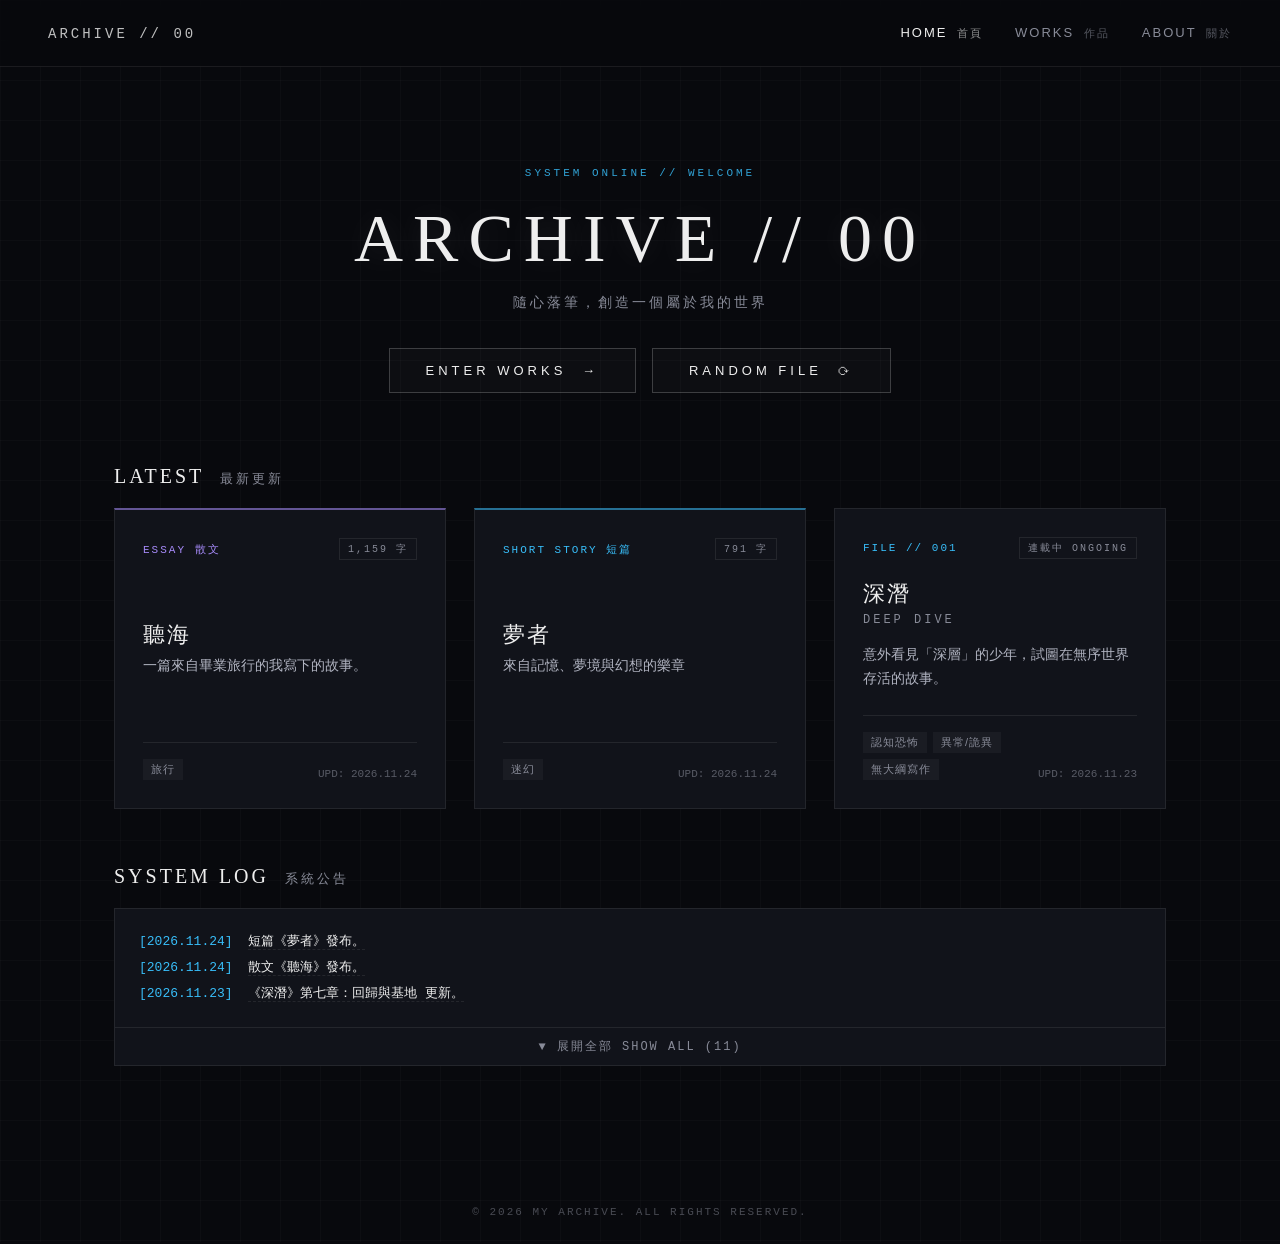
<file: index.html>
<!DOCTYPE html>
<html lang="zh-TW">
<head>
    <meta charset="UTF-8">
    <meta name="viewport" content="width=device-width, initial-scale=1.0">
    <title>ARCHIVE // 00</title>
    <link rel="stylesheet" href="style.css">
</head>
<body>
    <!-- 頂部極簡導覽列 -->
    <header class="navbar">
        <div class="nav-brand">
            <a href="index.html">ARCHIVE // 00</a>
        </div>
        <nav class="nav-links">
            <a href="index.html" class="active">HOME <span class="zh-sub">首頁</span></a>
            <a href="works.html">WORKS <span class="zh-sub">作品</span></a>
            <a href="about.html">ABOUT <span class="zh-sub">關於</span></a>
        </nav>
    </header>

    <main class="container">

        <!-- 主視覺 + 隨機抽一篇 -->
        <section class="home-hero">
            <div class="system-tag">SYSTEM ONLINE // WELCOME</div>
            <h1 class="main-title">ARCHIVE // 00</h1>
            <p class="subtitle">隨心落筆，創造一個屬於我的世界</p>
            <div class="hero-actions">
                <a href="works.html" class="btn-enter">ENTER WORKS <span class="arrow">→</span></a>
                <button id="random-btn" class="btn-enter" type="button" disabled>RANDOM FILE <span class="arrow">⟳</span></button>
            </div>
        </section>

        <!-- 繼續閱讀（有閱讀紀錄才會顯示） -->
        <section id="continue-section" class="home-section" hidden>
            <h2 class="section-heading">CONTINUE <span class="zh">繼續閱讀</span></h2>
            <a id="continue-link" href="#" class="chapter-item">
                <span class="ch-num" id="continue-num"></span>
                <span class="ch-title" id="continue-title"></span>
                <span class="ch-action">RESUME →</span>
            </a>
        </section>

        <!-- 最新更新 -->
        <section class="home-section">
            <h2 class="section-heading">LATEST <span class="zh">最新更新</span></h2>
            <div id="latest-grid" class="works-grid">
                <p class="loading-text">LOADING...</p>
            </div>
        </section>

        <!-- 系統公告 -->
        <section class="home-section">
            <h2 class="section-heading">SYSTEM LOG <span class="zh">系統公告</span></h2>
            <ul id="log-list" class="log-list">
                <li class="log-empty">LOADING...</li>
            </ul>
        </section>

    </main>

    <!-- 底部極簡資訊 -->
    <footer class="footer">
        <p>© 2026 MY ARCHIVE. ALL RIGHTS RESERVED.</p>
    </footer>

    <script src="card.js"></script>
    <script src="home.js"></script>
</body>
</html>
</file>
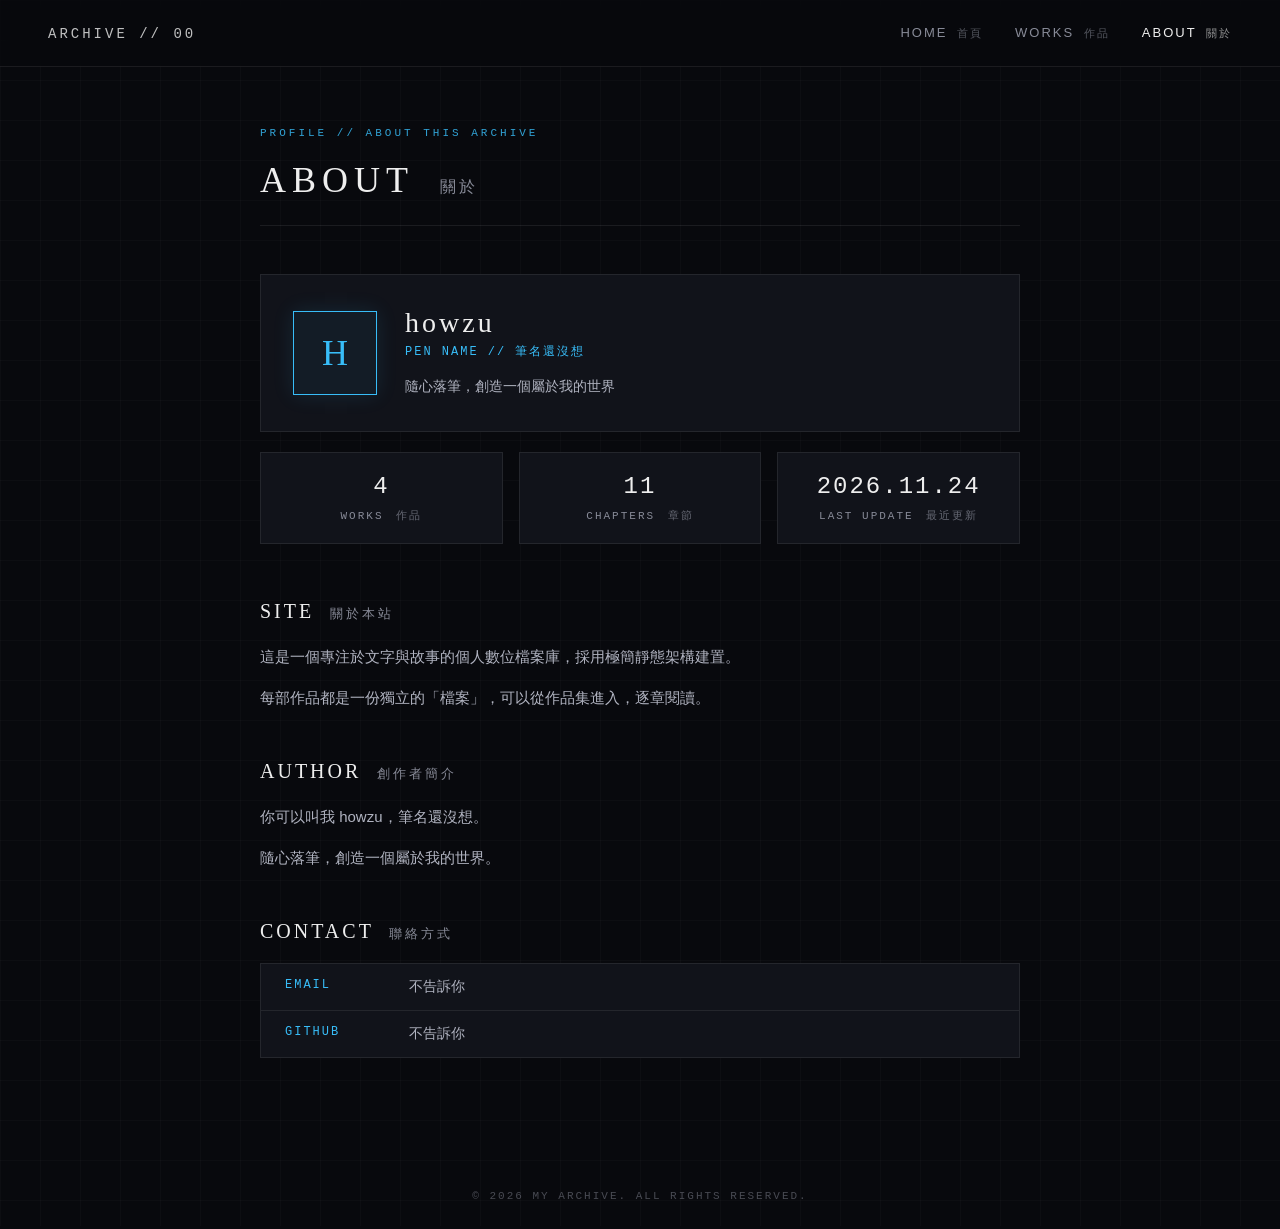
<file: about.html>
<!DOCTYPE html>
<html lang="zh-TW">
<head>
    <meta charset="UTF-8">
    <meta name="viewport" content="width=device-width, initial-scale=1.0">
    <title>ABOUT // 關於</title>
    <link rel="stylesheet" href="style.css">
</head>
<body>
    <!-- 頂部極簡導覽列 -->
    <header class="navbar">
        <div class="nav-brand">
            <a href="index.html">ARCHIVE // 00</a>
        </div>
        <nav class="nav-links">
            <a href="index.html">HOME <span class="zh-sub">首頁</span></a>
            <a href="works.html">WORKS <span class="zh-sub">作品</span></a>
            <a href="about.html" class="active">ABOUT <span class="zh-sub">關於</span></a>
        </nav>
    </header>

    <main class="container">
        <div class="about-wrap">

            <div class="page-header">
                <div class="system-tag">PROFILE // ABOUT THIS ARCHIVE</div>
                <h1 class="page-title">ABOUT <span class="zh-title">關於</span></h1>
            </div>

            <!-- 創作者名片 -->
            <section class="profile-card">
                <div class="avatar">H</div>
                <div class="profile-info">
                    <div class="profile-name">howzu</div>
                    <div class="profile-alias">PEN NAME // 筆名還沒想</div>
                    <p class="profile-motto">隨心落筆，創造一個屬於我的世界</p>
                </div>
            </section>

            <!-- 檔案庫統計（自動從作品資料計算） -->
            <section class="stats-row">
                <div class="stat-box">
                    <div class="stat-value" id="stat-works">--</div>
                    <div class="stat-label">WORKS <span class="zh">作品</span></div>
                </div>
                <div class="stat-box">
                    <div class="stat-value" id="stat-chapters">--</div>
                    <div class="stat-label">CHAPTERS <span class="zh">章節</span></div>
                </div>
                <div class="stat-box">
                    <div class="stat-value" id="stat-updated">--</div>
                    <div class="stat-label">LAST UPDATE <span class="zh">最近更新</span></div>
                </div>
            </section>

            <section class="about-section">
                <h2 class="section-heading">SITE <span class="zh">關於本站</span></h2>
                <p>這是一個專注於文字與故事的個人數位檔案庫，採用極簡靜態架構建置。</p>
                <p>每部作品都是一份獨立的「檔案」，可以從作品集進入，逐章閱讀。</p>
            </section>

            <section class="about-section">
                <h2 class="section-heading">AUTHOR <span class="zh">創作者簡介</span></h2>
                <p>你可以叫我 howzu，筆名還沒想。</p>
                <p>隨心落筆，創造一個屬於我的世界。</p>
            </section>

            <section class="about-section">
                <h2 class="section-heading">CONTACT <span class="zh">聯絡方式</span></h2>
                <dl class="info-list">
                    <div class="info-row">
                        <dt>EMAIL</dt>
                        <dd>不告訴你</dd>
                    </div>
                    <div class="info-row">
                        <dt>GITHUB</dt>
                        <dd>不告訴你</dd>
                    </div>
                </dl>
            </section>

        </div>
    </main>

    <!-- 底部極簡資訊 -->
    <footer class="footer">
        <p>© 2026 MY ARCHIVE. ALL RIGHTS RESERVED.</p>
    </footer>

    <script src="card.js"></script>
    <script src="about.js"></script>
</body>
</html>
</file>
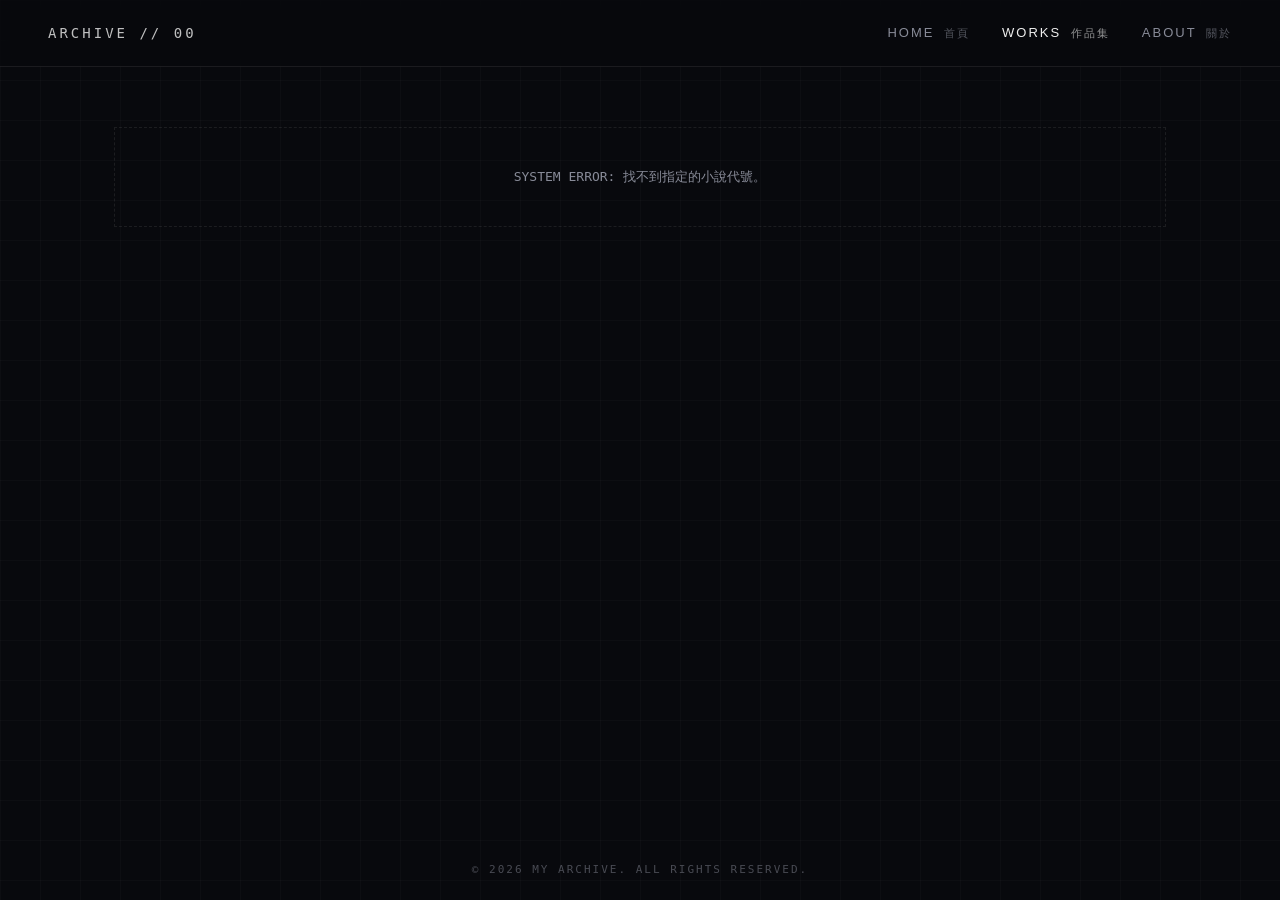
<file: novel.html>
<!DOCTYPE html>
<html lang="zh-TW">
<head>
    <meta charset="UTF-8">
    <meta name="viewport" content="width=device-width, initial-scale=1.0">
    <title>小說檔案 - MY ARCHIVE</title>
    <link rel="stylesheet" href="style.css">
</head>
<body>

    <!-- 頂部極簡導覽列 -->
    <header class="navbar">
        <div class="nav-brand">
            <a href="index.html">ARCHIVE // 00</a>
        </div>
        <nav class="nav-links">
            <a href="index.html">HOME <span class="zh-sub">首頁</span></a>
            <a href="works.html" class="active">WORKS <span class="zh-sub">作品集</span></a>
            <a href="about.html">ABOUT <span class="zh-sub">關於</span></a>
        </nav>
    </header>

    <!-- 小說詳細內容區 -->
    <main class="container">
        <div id="novel-container">
            <p class="loading-text">LOADING NOVEL DATA...</p>
        </div>
    </main>

    <!-- 底部極簡資訊 -->
    <footer class="footer">
        <p>© 2026 MY ARCHIVE. ALL RIGHTS RESERVED.</p>
    </footer>

    <script src="card.js"></script>
    <script src="novel.js"></script>
</body>
</html>
</file>
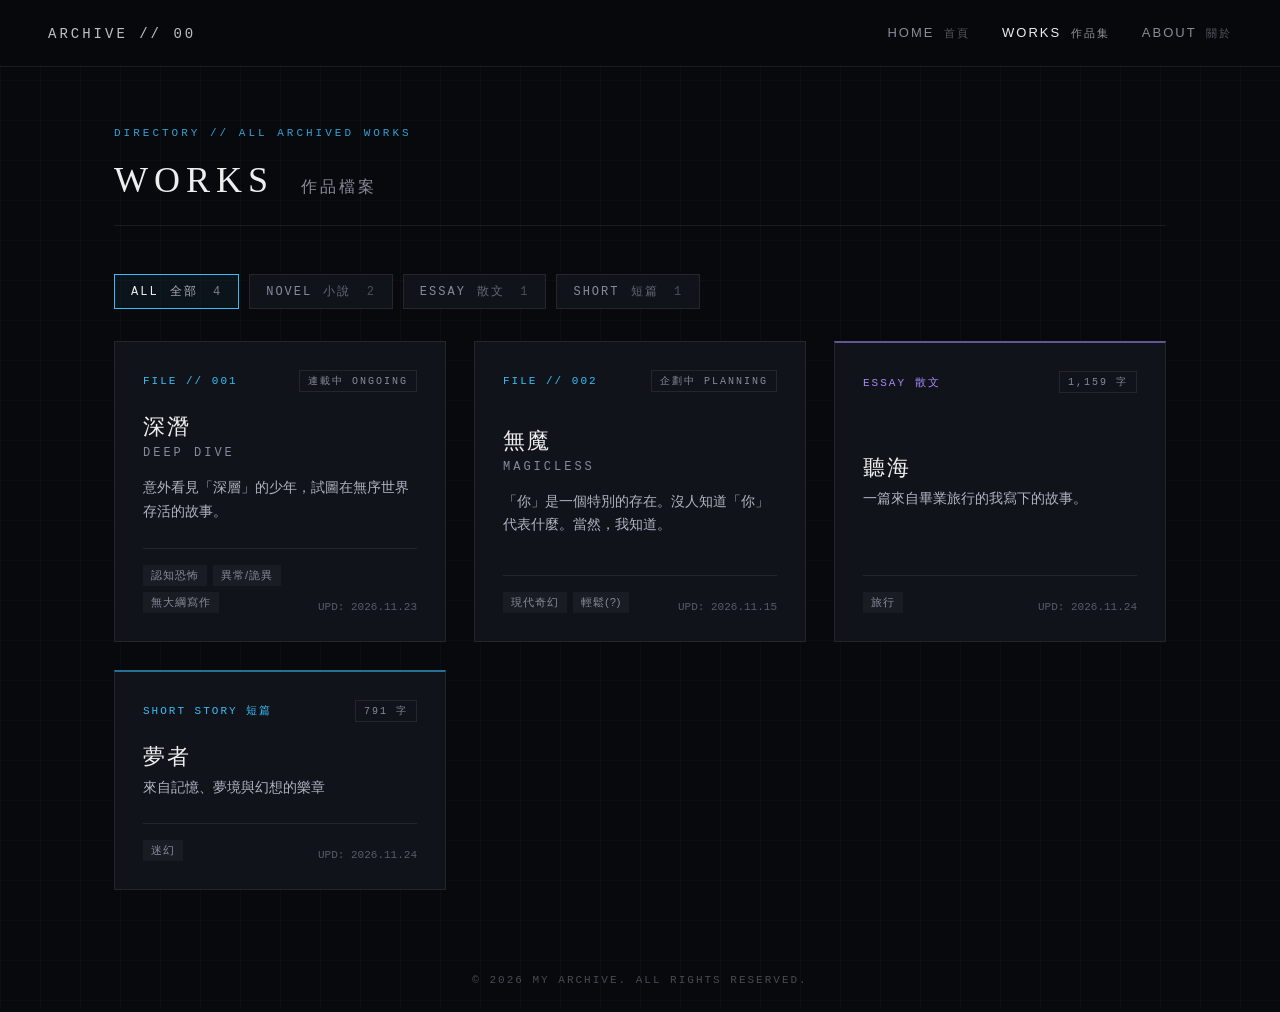
<file: works.html>
<!DOCTYPE html>
<html lang="zh-TW">
<head>
    <meta charset="UTF-8">
    <meta name="viewport" content="width=device-width, initial-scale=1.0">
    <title>WORKS | 作品檔案庫 - MY ARCHIVE</title>
    <link rel="stylesheet" href="style.css">
</head>
<body>

    <!-- 頂部極簡導覽列 -->
    <header class="navbar">
        <div class="nav-brand">
            <a href="index.html">ARCHIVE // 00</a>
        </div>
        <nav class="nav-links">
            <a href="index.html">HOME <span class="zh-sub">首頁</span></a>
            <a href="works.html" class="active">WORKS <span class="zh-sub">作品集</span></a>
            <a href="about.html">ABOUT <span class="zh-sub">關於</span></a>
        </nav>
    </header>

    <!-- 作品集主內容區 -->
    <main class="container">
        <div class="page-header">
            <div class="system-tag">DIRECTORY // ALL ARCHIVED WORKS</div>
            <h1 class="page-title">WORKS <span class="zh-title">作品檔案</span></h1>
        </div>

        <!-- 類型篩選 -->
        <div id="filter-bar" class="filter-bar">
            <button type="button" class="filter-btn" data-filter="all">ALL <span class="zh">全部</span> <span class="count"></span></button>
            <button type="button" class="filter-btn" data-filter="novel">NOVEL <span class="zh">小說</span> <span class="count"></span></button>
            <button type="button" class="filter-btn" data-filter="essay">ESSAY <span class="zh">散文</span> <span class="count"></span></button>
            <button type="button" class="filter-btn" data-filter="short">SHORT <span class="zh">短篇</span> <span class="count"></span></button>
        </div>

        <!-- 作品卡片將由 script.js 動態生成於此 -->
        <div id="works-grid" class="works-grid">
            <p class="loading-text">LOADING ARCHIVE DATA...</p>
        </div>
    </main>

    <!-- 底部極簡資訊 -->
    <footer class="footer">
        <p>© 2026 MY ARCHIVE. ALL RIGHTS RESERVED.</p>
    </footer>

    <script src="card.js"></script>
    <script src="script.js"></script>
</body>
</html>
</file>
<file: style.css>
/* 全站基本設定 */
* {
    box-sizing: border-box;
    margin: 0;
    padding: 0;
}

:root {
    --bg-color: #08090d;
    --surface-color: #11131a;
    --text-main: #eeeeee;
    --text-muted: #888b98;
    --accent-glow: #38bdf8; /* 科技感冷藍微光 */
    --border-color: rgba(255, 255, 255, 0.08);
}

body {
    background-color: var(--bg-color);
    color: var(--text-main);
    font-family: "Segoe UI", -apple-system, BlinkMacSystemFont, "Noto Sans TC", sans-serif;
    min-height: 100vh;
    display: flex;
    flex-direction: column;
    justify-content: space-between;
    /* 加入極淡的科技感網格背景 */
    background-image: 
        linear-gradient(rgba(255, 255, 255, 0.02) 1px, transparent 1px),
        linear-gradient(90deg, rgba(255, 255, 255, 0.02) 1px, transparent 1px);
    background-size: 40px 40px;
}

/* 導覽列樣式 */
.navbar {
    display: flex;
    justify-content: space-between;
    align-items: center;
    padding: 24px 48px;
    border-bottom: 1px solid var(--border-color);
    background: rgba(8, 9, 13, 0.8);
    backdrop-filter: blur(8px);
}

.nav-brand a {
    color: var(--text-main);
    text-decoration: none;
    font-family: monospace;
    font-size: 14px;
    letter-spacing: 3px;
    opacity: 0.8;
    transition: opacity 0.3s;
}

.nav-brand a:hover {
    opacity: 1;
}

.nav-links {
    display: flex;
    gap: 32px;
}

.nav-links a {
    color: var(--text-muted);
    text-decoration: none;
    font-size: 13px;
    letter-spacing: 2px;
    transition: color 0.3s ease;
}

.nav-links a .zh-sub {
    font-size: 11px;
    opacity: 0.6;
    margin-left: 4px;
}

.nav-links a:hover,
.nav-links a.active {
    color: var(--text-main);
}

/* 首頁主視覺區域 */
.hero-section {
    flex: 1;
    display: flex;
    flex-direction: column;
    justify-content: center;
    align-items: center;
    text-align: center;
    padding: 0 20px;
}

.system-tag {
    font-family: monospace;
    font-size: 11px;
    letter-spacing: 3px;
    color: var(--accent-glow);
    margin-bottom: 20px;
    opacity: 0.85;
}

.main-title {
    font-family: Georgia, "Times New Roman", serif;
    font-size: clamp(36px, 6vw, 68px); /* 支援手機與電腦自動縮放 */
    letter-spacing: 10px;
    color: var(--text-main);
    margin-bottom: 16px;
    font-weight: normal;
    text-shadow: 0 0 30px rgba(255, 255, 255, 0.1);
}

.subtitle {
    color: var(--text-muted);
    letter-spacing: 3px;
    font-size: 14px;
    margin-bottom: 48px;
}

.subtitle .divider {
    margin: 0 10px;
    opacity: 0.3;
}

/* 入口按鈕 */
.btn-enter {
    display: inline-block;
    padding: 14px 36px;
    color: var(--text-main);
    text-decoration: none;
    font-size: 13px;
    letter-spacing: 4px;
    border: 1px solid rgba(255, 255, 255, 0.2);
    background-color: rgba(255, 255, 255, 0.02);
    transition: all 0.3s ease;
}

.btn-enter:hover {
    border-color: var(--accent-glow);
    background-color: rgba(56, 189, 248, 0.08);
    box-shadow: 0 0 20px rgba(56, 189, 248, 0.15);
    transform: translateY(-2px);
}

.btn-enter .arrow {
    display: inline-block;
    margin-left: 8px;
    transition: transform 0.3s ease;
}

.btn-enter:hover .arrow {
    transform: translateX(4px);
}

/* 底部版權 */
.footer {
    padding: 24px;
    text-align: center;
    font-family: monospace;
    font-size: 11px;
    letter-spacing: 2px;
    color: var(--text-muted);
    opacity: 0.5;
}

/* 手機版微調 */
@media (max-width: 600px) {
    .navbar {
        padding: 20px;
        flex-direction: column;
        gap: 16px;
    }
    .nav-links {
        gap: 20px;
    }
    .subtitle .divider {
        display: none;
    }
    .subtitle {
        display: flex;
        flex-direction: column;
        gap: 8px;
    }
}
/* =========================================
   作品集頁面 (WORKS) 專屬樣式
   ========================================= */

.container {
    width: 100%;
    max-width: 1100px;
    margin: 0 auto;
    padding: 60px 24px;
    flex: 1;
}

.page-header {
    margin-bottom: 48px;
    border-bottom: 1px solid var(--border-color);
    padding-bottom: 24px;
}

.page-title {
    font-family: Georgia, serif;
    font-size: 36px;
    letter-spacing: 6px;
    font-weight: normal;
    color: var(--text-main);
}

.page-title .zh-title {
    font-family: "Noto Sans TC", sans-serif;
    font-size: 16px;
    letter-spacing: 3px;
    color: var(--text-muted);
    margin-left: 12px;
}

/* 網格佈局 */
.works-grid {
    display: grid;
    grid-template-columns: repeat(auto-fill, minmax(320px, 1fr));
    gap: 28px;
}

/* 作品檔案卡片 */
.work-card {
    display: flex;
    flex-direction: column;
    justify-content: space-between;
    background-color: var(--surface-color);
    border: 1px solid var(--border-color);
    padding: 28px;
    text-decoration: none;
    color: var(--text-main);
    transition: all 0.3s ease;
    position: relative;
}

.work-card:hover {
    border-color: var(--accent-glow);
    transform: translateY(-4px);
    box-shadow: 0 10px 30px rgba(0, 0, 0, 0.5), 0 0 15px rgba(56, 189, 248, 0.1);
}

.card-header {
    display: flex;
    justify-content: space-between;
    align-items: center;
    margin-bottom: 20px;
    font-family: monospace;
    font-size: 11px;
    letter-spacing: 2px;
}

.file-code {
    color: var(--accent-glow);
}

.status-badge {
    color: var(--text-muted);
    border: 1px solid var(--border-color);
    padding: 3px 8px;
    font-size: 10px;
}

.work-title {
    font-size: 22px;
    letter-spacing: 2px;
    margin-bottom: 4px;
    font-weight: 500;
}

.work-en-title {
    font-family: monospace;
    font-size: 12px;
    letter-spacing: 3px;
    color: var(--text-muted);
    margin-bottom: 16px;
}

.work-summary {
    font-size: 14px;
    line-height: 1.7;
    color: #b0b3c0;
    margin-bottom: 24px;
}

.card-footer {
    display: flex;
    justify-content: space-between;
    align-items: flex-end;
    border-top: 1px solid var(--border-color);
    padding-top: 16px;
    gap: 12px;
}

.tags {
    display: flex;
    flex-wrap: wrap;
    gap: 6px;
}

.tag {
    font-size: 11px;
    color: var(--text-muted);
    background: rgba(255, 255, 255, 0.04);
    padding: 3px 8px;
    letter-spacing: 1px;
}

.update-date {
    font-family: monospace;
    font-size: 11px;
    color: var(--text-muted);
    opacity: 0.6;
    white-space: nowrap;
}

.loading-text, .error-box {
    font-family: monospace;
    color: var(--text-muted);
    grid-column: 1 / -1;
    padding: 40px;
    text-align: center;
    border: 1px dashed var(--border-color);
}
/* =========================================
   小說內頁與目錄樣式
   ========================================= */

.novel-header {
    margin-bottom: 48px;
    border-bottom: 1px solid var(--border-color);
    padding-bottom: 32px;
}

.novel-title {
    font-family: Georgia, serif;
    font-size: 40px;
    letter-spacing: 4px;
    margin-bottom: 8px;
    font-weight: normal;
}

.novel-en-title {
    font-family: monospace;
    font-size: 13px;
    letter-spacing: 3px;
    color: var(--accent-glow);
    margin-bottom: 20px;
}

.novel-summary {
    font-size: 15px;
    line-height: 1.8;
    color: #b0b3c0;
    max-width: 800px;
}

.section-heading {
    font-family: Georgia, serif;
    font-size: 20px;
    letter-spacing: 3px;
    margin-bottom: 20px;
    font-weight: normal;
}

.section-heading .zh {
    font-family: "Noto Sans TC", sans-serif;
    font-size: 13px;
    color: var(--text-muted);
    margin-left: 8px;
}

.chapter-list {
    display: flex;
    flex-direction: column;
    gap: 12px;
}

.chapter-item {
    display: flex;
    justify-content: space-between;
    align-items: center;
    background-color: var(--surface-color);
    border: 1px solid var(--border-color);
    padding: 18px 24px;
    text-decoration: none;
    color: var(--text-main);
    transition: all 0.2s ease;
}

.chapter-item:hover {
    border-color: var(--accent-glow);
    background-color: rgba(56, 189, 248, 0.03);
    padding-left: 28px; /* 微微向右滑動的互動感 */
}

.ch-num {
    font-family: monospace;
    font-size: 12px;
    letter-spacing: 2px;
    color: var(--accent-glow);
    width: 120px;
}

.ch-title {
    flex: 1;
    font-size: 15px;
    letter-spacing: 1px;
}

.ch-action {
    font-family: monospace;
    font-size: 12px;
    color: var(--text-muted);
    letter-spacing: 2px;
    transition: color 0.2s;
}

.chapter-item:hover .ch-action {
    color: var(--accent-glow);
}
/* =========================================
   閱讀器頁面 (READER) 專屬樣式
   ========================================= */

.reader-container {
    width: 100%;
    max-width: 760px; /* 限制內文寬度，避免行距過長傷眼 */
    margin: 0 auto;
    padding: 60px 24px 100px 24px;
    flex: 1;
}

/* Markdown 內文排版美化 */
.markdown-body {
    font-size: 16px;
    line-height: 2.2; /* 舒適的行高 */
    color: #d1d5db;
    letter-spacing: 0.05em;
}

.markdown-body h1 {
    font-family: Georgia, serif;
    font-size: 32px;
    font-weight: normal;
    color: var(--text-main);
    margin-bottom: 40px;
    padding-bottom: 20px;
    border-bottom: 1px solid var(--border-color);
    letter-spacing: 2px;
}

.markdown-body h2, 
.markdown-body h3 {
    font-family: Georgia, serif;
    color: var(--text-main);
    margin-top: 40px;
    margin-bottom: 20px;
    font-weight: normal;
}

.markdown-body p {
    margin-bottom: 24px;
    text-align: justify; /* 左右對齊讓小說排版更整齊 */
}

.markdown-body blockquote {
    border-left: 2px solid var(--accent-glow);
    margin: 24px 0;
    padding-left: 16px;
    color: var(--text-muted);
    font-style: italic;
}

/* 上下章切換按鈕區 */
.reader-nav {
    display: flex;
    justify-content: space-between;
    margin-top: 60px;
    padding-top: 30px;
    border-top: 1px solid var(--border-color);
}

.nav-btn {
    background: var(--surface-color);
    border: 1px solid var(--border-color);
    color: var(--text-main);
    padding: 12px 24px;
    font-family: monospace;
    font-size: 12px;
    letter-spacing: 2px;
    cursor: pointer;
    transition: all 0.2s ease;
}

.nav-btn:hover {
    border-color: var(--accent-glow);
    background-color: rgba(56, 189, 248, 0.05);
}
/* 讓長文字或英文能夠自動斷行、不會穿透面板 */
.work-summary {
    word-break: break-all;       /* 強制長單字或連續文字在邊界處斷行 */
    overflow-wrap: break-word;   /* 確保長單字也能正確換行 */
    white-space: normal;         /* 恢復正常的多行文字排列 */
}
.work-card {
    /* 如果你原本沒有設定寬度或欄位限制，可以加上這幾行 */
    max-width: 100%;
    box-sizing: border-box;
    overflow: hidden; /* 防止內部元素溢出卡片外 */
}

/* =========================================
   閱讀器：自動換行與邊界修正
   ========================================= */

.reader-container {
    min-width: 0;                 /* 避免 flex 子元素被內容撐開、無法縮小 */
    overflow-wrap: anywhere;
}

.markdown-body {
    white-space: normal;          /* 內文一律正常換行 */
    word-break: break-word;
    overflow-wrap: anywhere;
}

/* 保險：就算內容被誤判成程式碼區塊，也要自動換行、不超出邊界 */
.markdown-body pre,
.markdown-body code {
    white-space: pre-wrap;
    word-break: break-word;
    overflow-wrap: anywhere;
    max-width: 100%;
    font-family: inherit;
    background: none;
    padding: 0;
}

/* 場景分隔線 */
.markdown-body hr {
    border: none;
    text-align: center;
    margin: 40px 0;
    color: var(--text-muted);
}
.markdown-body hr::before {
    content: "◆ ◆ ◆";
    font-size: 10px;
    letter-spacing: 8px;
    opacity: 0.5;
}

/* 手機版：縮小左右留白 */
@media (max-width: 600px) {
    .reader-container {
        padding: 40px 18px 80px 18px;
    }
    .markdown-body {
        font-size: 15px;
        line-height: 2;
        letter-spacing: 0.03em;
    }
}

/* =========================================
   首頁 (HOME) 專屬樣式
   ========================================= */

[hidden] {
    display: none !important;
}

.home-hero {
    display: flex;
    flex-direction: column;
    align-items: center;
    text-align: center;
    padding: 40px 0 72px 0;
}

.home-hero .subtitle {
    margin-bottom: 36px;
}

.hero-actions {
    display: flex;
    flex-wrap: wrap;
    justify-content: center;
    gap: 16px;
}

button.btn-enter {
    font-family: inherit;
    cursor: pointer;
}

button.btn-enter:disabled {
    opacity: 0.4;
    cursor: not-allowed;
}

.home-section {
    margin-bottom: 56px;
}

/* 系統公告（終端機日誌風格） */
.log-list {
    list-style: none;
    border: 1px solid var(--border-color);
    background-color: var(--surface-color);
    padding: 20px 24px;
    font-family: monospace;
    font-size: 13px;
    line-height: 2;
    color: var(--text-muted);
}

.log-date {
    color: var(--accent-glow);
    margin-right: 8px;
}

.log-text a {
    color: var(--text-main);
    text-decoration: none;
    border-bottom: 1px dashed var(--border-color);
}

.log-text a:hover {
    color: var(--accent-glow);
    border-bottom-color: var(--accent-glow);
}

.log-empty {
    opacity: 0.6;
}

@media (max-width: 600px) {
    .home-hero {
        padding-bottom: 48px;
    }
    .main-title {
        letter-spacing: 4px;
    }
}

/* =========================================
   關於頁面 (ABOUT) 專屬樣式
   ========================================= */

.about-wrap {
    max-width: 760px;
    margin: 0 auto;
}

/* 創作者名片 */
.profile-card {
    display: flex;
    align-items: center;
    gap: 28px;
    background-color: var(--surface-color);
    border: 1px solid var(--border-color);
    padding: 32px;
    margin-bottom: 20px;
}

.avatar {
    flex-shrink: 0;
    width: 84px;
    height: 84px;
    display: flex;
    align-items: center;
    justify-content: center;
    border: 1px solid var(--accent-glow);
    color: var(--accent-glow);
    font-family: Georgia, serif;
    font-size: 36px;
    text-transform: uppercase;
    background-color: rgba(56, 189, 248, 0.05);
    box-shadow: 0 0 20px rgba(56, 189, 248, 0.12);
}

.profile-name {
    font-family: Georgia, serif;
    font-size: 28px;
    letter-spacing: 3px;
    margin-bottom: 4px;
}

.profile-alias {
    font-family: monospace;
    font-size: 12px;
    letter-spacing: 2px;
    color: var(--accent-glow);
    margin-bottom: 14px;
}

.profile-motto {
    font-size: 14px;
    line-height: 1.8;
    color: #b0b3c0;
}

/* 統計 */
.stats-row {
    display: grid;
    grid-template-columns: repeat(3, 1fr);
    gap: 16px;
    margin-bottom: 56px;
}

.stat-box {
    background-color: var(--surface-color);
    border: 1px solid var(--border-color);
    padding: 20px 16px;
    text-align: center;
}

.stat-value {
    font-family: monospace;
    font-size: 24px;
    letter-spacing: 2px;
    margin-bottom: 8px;
}

.stat-label {
    font-family: monospace;
    font-size: 11px;
    letter-spacing: 2px;
    color: var(--text-muted);
}

.stat-label .zh {
    font-family: "Noto Sans TC", sans-serif;
    margin-left: 4px;
    opacity: 0.7;
}

/* 文字區塊 */
.about-section {
    margin-bottom: 48px;
}

.about-section p {
    font-size: 15px;
    line-height: 1.9;
    color: #b0b3c0;
    margin-bottom: 12px;
    overflow-wrap: anywhere;
}

/* 聯絡資訊 */
.info-list {
    border: 1px solid var(--border-color);
    background-color: var(--surface-color);
}

.info-row {
    display: flex;
    gap: 24px;
    padding: 14px 24px;
    border-bottom: 1px solid var(--border-color);
    font-size: 14px;
}

.info-row:last-child {
    border-bottom: none;
}

.info-row dt {
    width: 100px;
    flex-shrink: 0;
    font-family: monospace;
    font-size: 12px;
    letter-spacing: 2px;
    color: var(--accent-glow);
}

.info-row dd {
    color: #b0b3c0;
}

@media (max-width: 600px) {
    .profile-card {
        flex-direction: column;
        text-align: center;
        padding: 28px 20px;
    }
    .stats-row {
        grid-template-columns: 1fr;
    }
    .info-row {
        flex-direction: column;
        gap: 4px;
    }
}

/* 系統公告：展開 / 收合按鈕 */
.log-toggle {
    display: block;
    width: 100%;
    margin-top: -1px;
    padding: 10px;
    background-color: var(--surface-color);
    border: 1px solid var(--border-color);
    color: var(--text-muted);
    font-family: monospace;
    font-size: 12px;
    letter-spacing: 2px;
    cursor: pointer;
    transition: all 0.2s ease;
}

.log-toggle:hover {
    color: var(--accent-glow);
    border-color: var(--accent-glow);
}

/* =========================================
   作品類型：篩選分頁 與 短篇 / 散文卡片
   ========================================= */

.filter-bar {
    display: flex;
    flex-wrap: wrap;
    gap: 10px;
    margin-bottom: 32px;
}

.filter-btn {
    background: var(--surface-color);
    border: 1px solid var(--border-color);
    color: var(--text-muted);
    padding: 8px 16px;
    font-family: monospace;
    font-size: 12px;
    letter-spacing: 2px;
    cursor: pointer;
    transition: all 0.2s ease;
}

.filter-btn .zh {
    font-family: "Noto Sans TC", sans-serif;
    margin-left: 2px;
    opacity: 0.7;
}

.filter-btn .count {
    margin-left: 6px;
    opacity: 0.5;
}

.filter-btn:hover,
.filter-btn.active {
    color: var(--text-main);
    border-color: var(--accent-glow);
    background-color: rgba(56, 189, 248, 0.06);
}

/* 短篇 / 散文的類型標籤（取代檔案編號） */
.type-label {
    letter-spacing: 2px;
}

.type-label.type-short {
    color: var(--accent-glow);
}

.type-label.type-essay {
    color: #a78bfa;
}

.work-card.type-short {
    border-top: 2px solid rgba(56, 189, 248, 0.55);
}

.work-card.type-essay {
    border-top: 2px solid rgba(167, 139, 250, 0.55);
}

.work-card.type-essay:hover {
    border-color: #a78bfa;
    box-shadow: 0 10px 30px rgba(0, 0, 0, 0.5), 0 0 15px rgba(167, 139, 250, 0.12);
}
</file>
